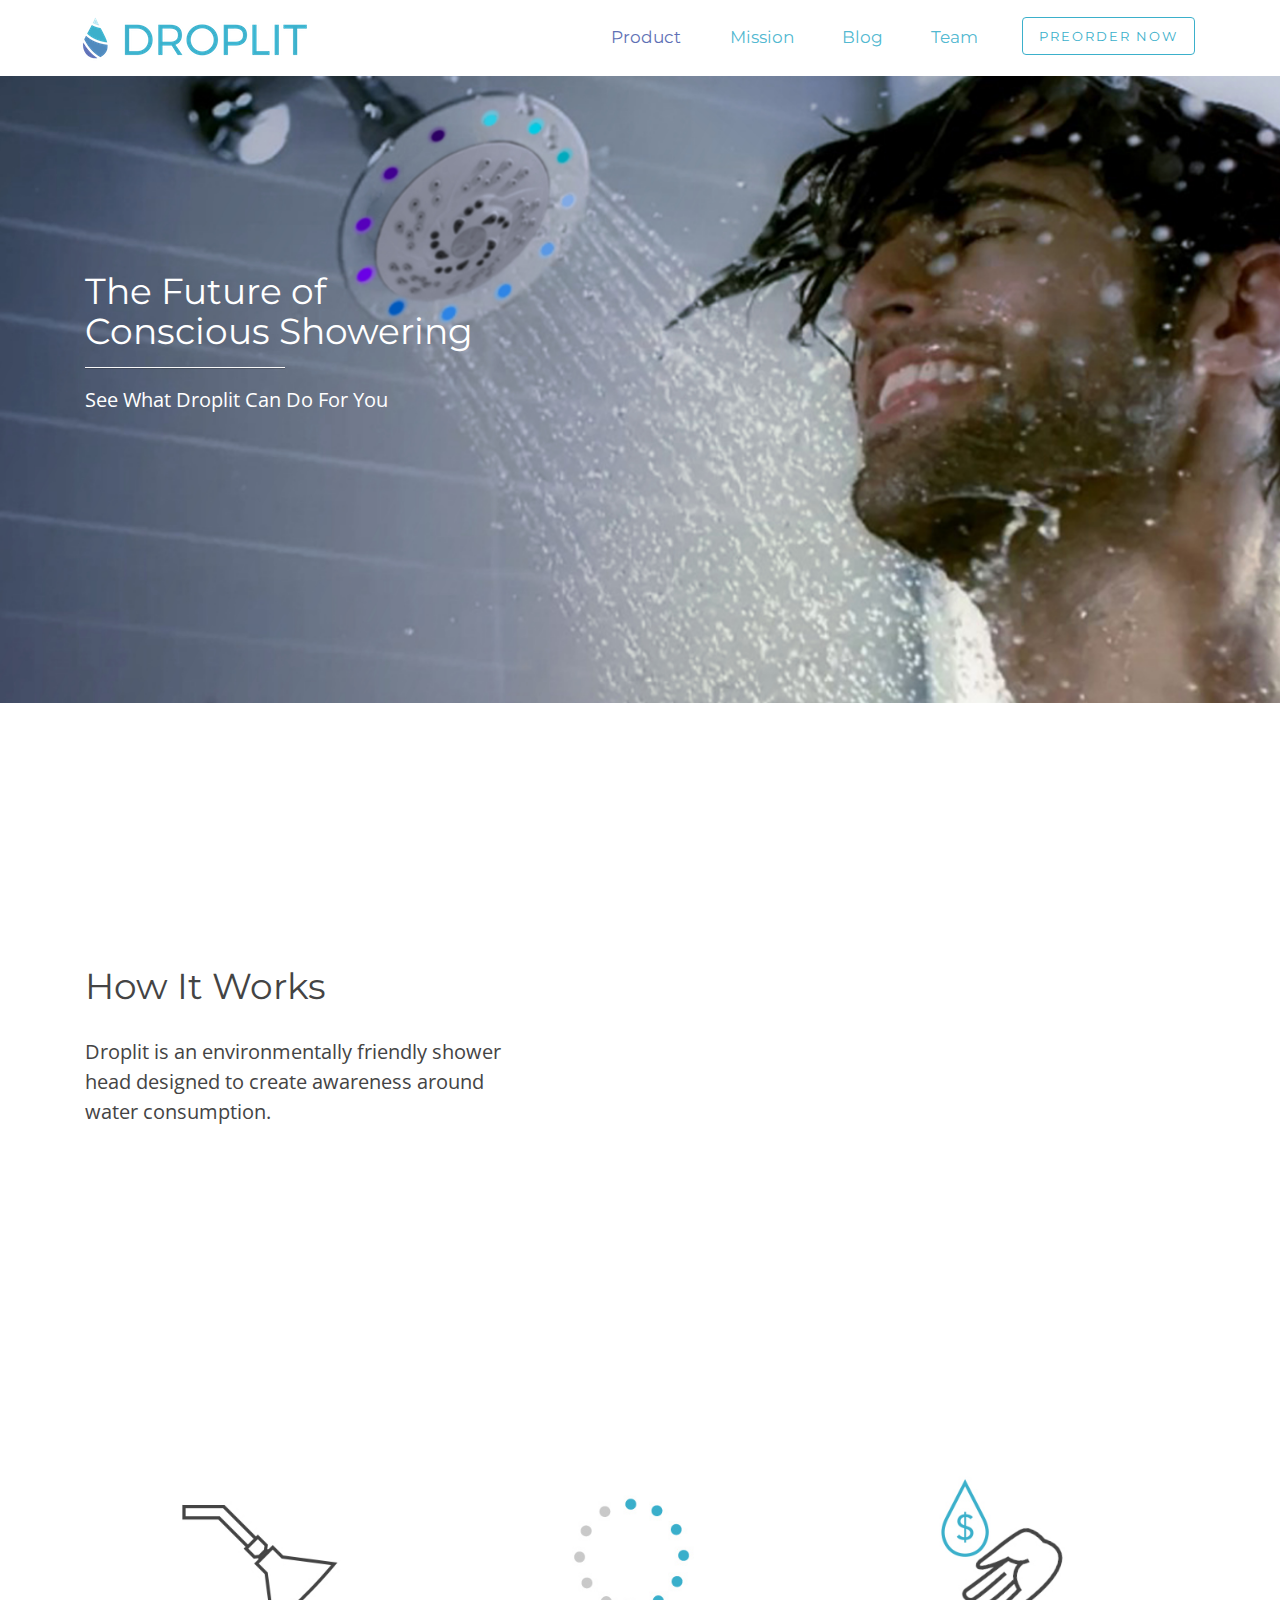
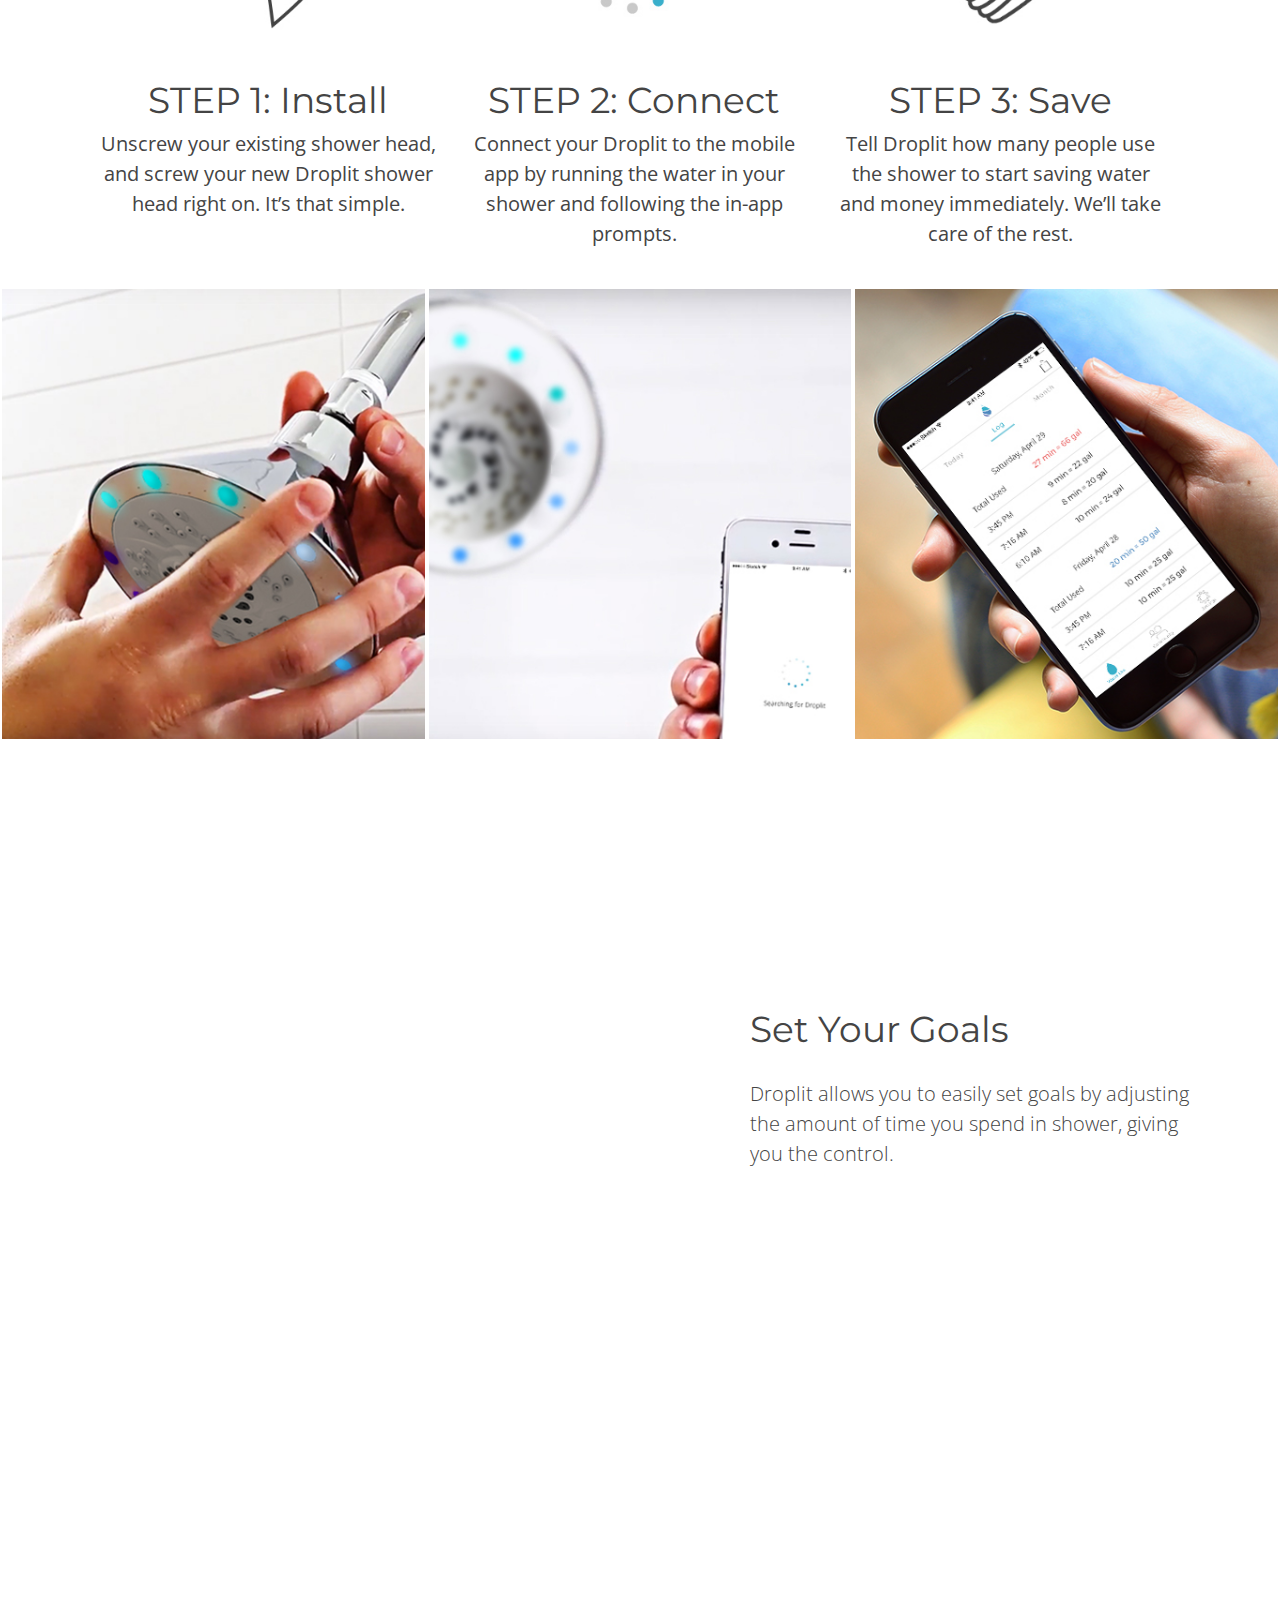
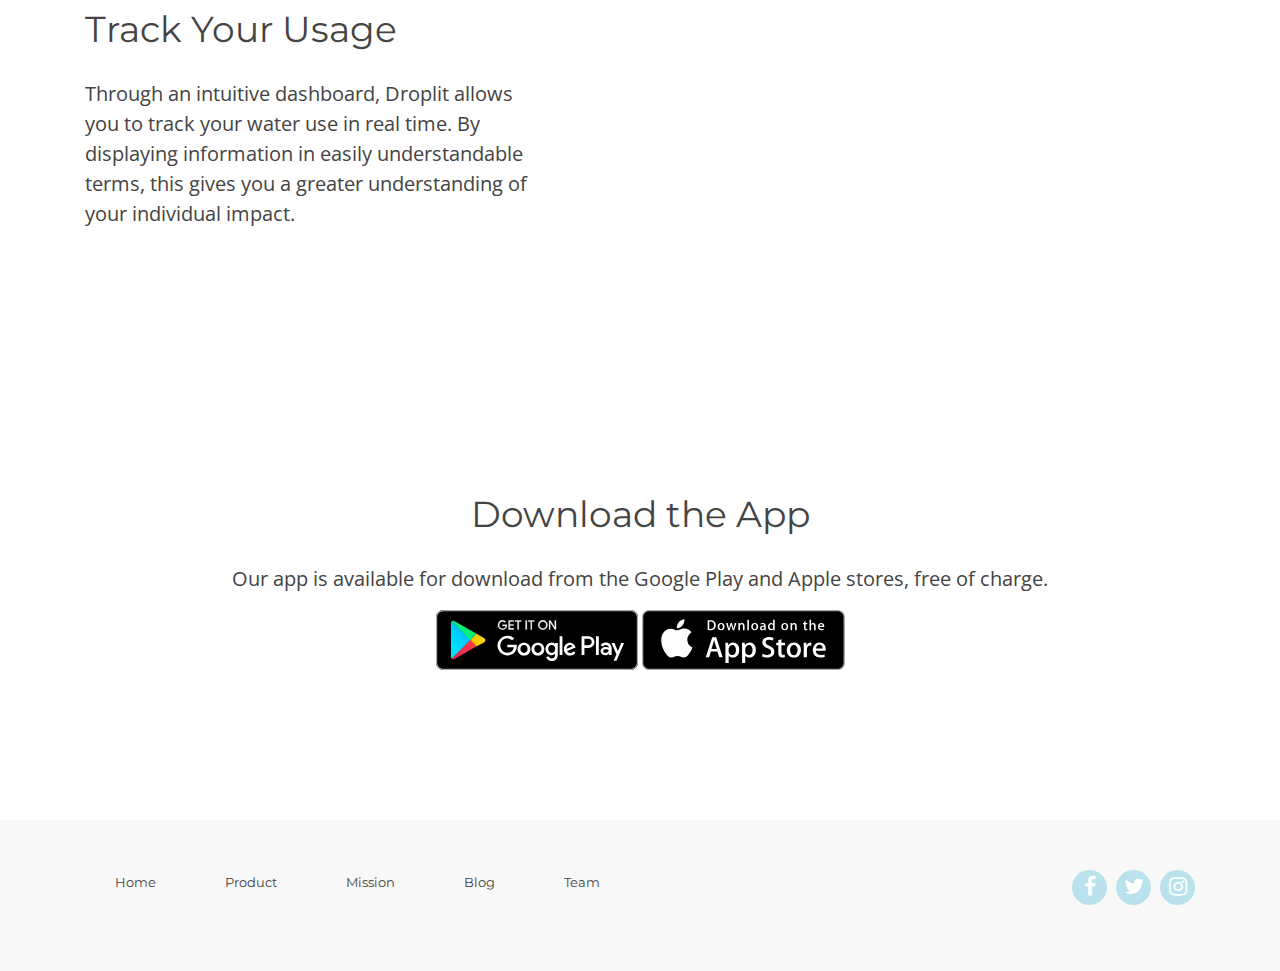
<file: product.html>
<!DOCTYPE html>
<html lang="en">

<head>

    <meta charset="utf-8">
    <meta name="viewport" content="width=device-width, initial-scale=1, shrink-to-fit=no">
    <meta name="description" content="">
    <meta name="author" content="">

    <title>Droplit | A sleek shower head with a conscience</title>

    <!-- Bootstrap core CSS -->
    <link href="vendor-product/bootstrap/css/bootstrap.min.css" rel="stylesheet">

    <!-- Custom styles for this template -->
    <link href="css/landing-page.css" rel="stylesheet">

    <!-- Custom fonts for this template -->
    <link href="vendor-product/font-awesome/css/font-awesome.min.css" rel="stylesheet" type="text/css">
    <link href="https://fonts.googleapis.com/css?family=Montserrat" rel="stylesheet" type="text/css">
    <link href="https://fonts.googleapis.com/css?family=Open+Sans" rel="stylesheet" type="text/css">

    <!-- Temporary navbar container fix -->
    <style>
    .navbar-toggler {
        z-index: 1;
    }

    @media (max-width: 576px) {
        nav > .container {
            width: 100%;
        }
    }
    </style>

</head>

<body>

    <!-- Navigation -->
    <nav class="navbar fixed-top navbar-toggleable-md navbar-light bg-faded">
         <button class="navbar-toggler navbar-toggler-right" type="button" data-toggle="collapse" data-target="#navbarExample" aria-controls="navbarExample" aria-expanded="false" aria-label="Toggle navigation">
             <span class="navbar-toggler-icon"></span>
         </button>
         <div class="container">
             <a class="navbar-brand" href="index.html"><img src="img/droplit-logo-hor-250.png"/></a>
             <div class="collapse navbar-collapse" id="navbarExample">
                 <ul class="navbar-nav ml-auto">
                     <li class="nav-item">
                         <a class="current-link" href="product.html">Product</a>
                     </li>
                     <li class="nav-item">
                         <a class="nav-link" href="why.html">Mission</a>
                     </li>
                     <li class="nav-item">
                         <a class="nav-link" href="blog.html">Blog</a>
                     </li>
                     <li class="nav-item">
                         <a class="nav-link" href="team.html">Team</a>
                     </li>
                     <li class="nav-item">
                       <a class="btn btn-secondary btn-med btn-nav center-block" data-toggle="modal" data-target="#squarespaceModal" style="cursor:pointer"><span class="network-name">Preorder Now</span></a>
                     </li>
                 </ul>
             </div>
         </div>
     </nav>

    <!-- Header -->
    <header class="intro-header product-hero">
        <div class="container">
            <div class="intro-message">
                <h2>The Future of Conscious Showering</h2>
                <hr align="left" class="intro-divider-product">
                <p>See What Droplit Can Do For You</p>
            </div>
        </div>
    </header>

  <!--  <div class="intro-header-product">
      <div class="col-md-4 blueSH"></div>
      <div class="col-md-4 redSH"></div>
      <div class="col-md-4 greenSH"></div>
    </div>-->

    <!-- Page Content -->
    <!--Section A - copy left, video right-->
    <section class="content-section-a">

        <div class="container">

            <div class="row">

                <div class="col-lg-5 vert-middle-product">

                    <div class="clearfix"></div>

                    <h2 class="section-heading">How It Works</h2>
                    <p>Droplit is an environmentally friendly shower head designed to create awareness around water consumption.</p>
                </div>
                <div class="col-lg-5 offset-lg-2">
                  <div role="banner">
                    <div id="product-video">
                      <video autoplay loop>
                        <source src="img/showerhead_animation.mp4" type="video/mp4">
                      </video>
                    </div>
                  </div>
                </div>
            </div>

        </div>
        <!-- /.container -->

    </section>

    <!-- Section B - 3 column features-->
    <div class="features-product">
      <div class="row">
        <div class="col-md-4">
          <img class="feature-icon" src="img/icon1.jpg"></img>
          <br></br>
          <h2>STEP 1: Install</h2>
          <p>Unscrew your existing shower head, and screw your new Droplit shower head right on. It’s that simple.</p>
          <br>
        </div>
        <div class="col-md-4">
          <img class="feature-icon" src="img/icon2.jpg"></img>
          <br></br>
          <h2>STEP 2: Connect</h2>
          <p>Connect your Droplit to the mobile app by running the water in your shower and following the in-app prompts.</p>
          <br>
        </div>
        <div class="col-md-4">
          <img class="feature-icon" src="img/icon3.jpg"></img>
          <br></br>
          <h2>STEP 3: Save</h2>
          <p>Tell Droplit how many people use the shower to start saving water and money immediately. We’ll take care of the rest.</p>
          <br>
        </div>
      </div>
    </div>

    <!--End of Section B-->

    <!-- Section C - two photos right next to each other -->
    <div class="body-product">
      <row>
        <div class="col-lg-4 col-sm-5 gal1"></div>
        <div class="col-lg-4 col-sm-6 gal2"></div>
        <div class="col-lg-4 col-sm-3 gal3"></div>
      </row>
    </div>

    <!-- End of section C-->

    <!-- Section D, copy right, video left-->

    <section class="content-section-b">

        <div class="container">

            <div class="row">
                <div class="col-lg-5 push-lg-7 vert-middle-product">

                    <div class="clearfix"></div>

                    <h2 class="section-heading">Set Your Goals</h2>
                    <p class="lead">Droplit allows you to easily set goals by adjusting the amount of time you spend in shower, giving you the control.</p>

                </div>
                <div class="col-lg-5 pull-lg-5">
                  <div role="banner">
                    <div id="product-video">
                      <video autoplay loop>
                        <source src="img/set-your-goal-web.mp4" type="video/mp4">
                      </video>
                    </div>
                  </div>
                </div>
            </div>

        </div>
        <!-- /.container -->

    </section>
    <!-- End of section D-->

<!-- Section E - copy left, video right-->
<section class="content-section-a">

    <div class="container">

        <div class="row">

            <div class="col-lg-5 vert-middle-product">

                <div class="clearfix"></div>

                <h2 class="section-heading">Track Your Usage</h2>
                <p>Through an intuitive dashboard, Droplit allows you to track your water use in real time. By displaying information in easily understandable terms, this gives you a greater understanding of your individual impact.</p>
            </div>
            <div class="col-lg-5 offset-lg-2">
              <div role="banner">
                <div id="product-video">
                  <video autoplay loop>
                    <source src="img/track-your-usage-web-v2a.mp4" type="video/mp4">
                  </video>
                </div>
              </div>
            </div>
        </div>

    </div>
    <!-- /.container -->

</section>
<!-- End of section E-->

<!--New Soc meds section-->
<section id="download" class="download text-center">
        <div class="container">
            <div class="row">
                <div class="col-lg-12">
                    <h2 class="section-heading">Download the App</h2>
                    <p>Our app is available for download from the Google Play and Apple stores, free of charge.</p>
                    <div class="badges">
                        <a class="badge-link" href="https://play.google.com/store?hl=en"><img src="img/google-play-badge.svg" alt=""></a>
                        <a class="badge-link" href="https://itunes.apple.com/app/apple-store/id375380948?mt=8"><img src="img/app-store-badge.svg" alt=""></a>
                    </div>
                </div>
            </div>
        </div>
    </section>

    <!-- Footer -->
    <footer>
        <div class="container">
          <div class="row">
            <div class="col-lg-7 col-sm-12">
              <ul class="list-inline">
                <li class="list-inline-item foot-menu">
                    <a href="index.html">Home</a>
                </li>

                <li class="list-inline-item foot-menu">
                    <a href="product.html">Product</a>
                </li>

                <li class="list-inline-item foot-menu">
                    <a href="why.html">Mission</a>
                </li>

                <li class="list-inline-item foot-menu">
                    <a href="blog.html">Blog</a>
                </li>

                <li class="list-inline-item foot-menu">
                    <a href="team.html">Team</a>
                </li>
            </ul>
          </div>

          <div class="col-lg-5 col-sm-12">
              <ul class="right-list">
                  <li class="list-inline-item">
                      <i class="fa fa-facebook fa-lg" aria-hidden="true"></i>
                  </li>
                  <li class="list-inline-item">
                      <i class="fa fa-twitter fa-lg" aria-hidden="true"></i>
                  </li>
                  <li class="list-inline-item">
                      <i class="fa fa-instagram fa-lg" aria-hidden="true"></i>
                  </li>
            </div>
          </div>

        </div>
    </footer>


    <!-- line modal -->
      <div class="modal fade" id="squarespaceModal" tabindex="-1" role="dialog" aria-labelledby="modalLabel" aria-hidden="true">
        <div class="modal-dialog">
          <div class="modal-content-2">
            <div class="modal-header">
              <h3 class="modal-title" id="lineModalLabel"><br>Thank you for your interest in Droplit!</h3>
              <button type="button" class="close" data-dismiss="modal"><span aria-hidden="true">×</span><span class="sr-only">Close</span></button>
            </div>
          <div class="modal-body">

                <!-- content goes here -->
          <form>
                  <div class="form-group">
                    <input type="email" class="form-control" id="exampleInputEmail1" placeholder="ENTER YOUR EMAIL">
                  </div>

                  <div class="checkbox">
                    <label>
                      <input type="checkbox">I also want to be signed up for Droplit's newsletter.
                    </label>
                  </div>
                  <button type="submit" data-dismiss="modal" role="button" class="btn btn-default btn-form">Submit</button>
                </form>

        </div>
      </div>

    <!-- Bootstrap core JavaScript -->
    <script src="vendor-product/jquery/jquery.min.js"></script>
    <script src="vendor-product/tether/tether.min.js"></script>
    <script src="vendor-product/bootstrap/js/bootstrap.min.js"></script>

    <!-- Google Analytics -->
        <script>
     (function(i,s,o,g,r,a,m){i['GoogleAnalyticsObject']=r;i[r]=i[r]||function(){
     (i[r].q=i[r].q||[]).push(arguments)},i[r].l=1*new Date();a=s.createElement(o),
     m=s.getElementsByTagName(o)[0];a.async=1;a.src=g;m.parentNode.insertBefore(a,m)
     })(window,document,'script','https://www.google-analytics.com/analytics.js','ga');

     ga('create', 'UA-98179679-1', 'auto');
     ga('send', 'pageview');

        </script>

</body>

</html>
</file>
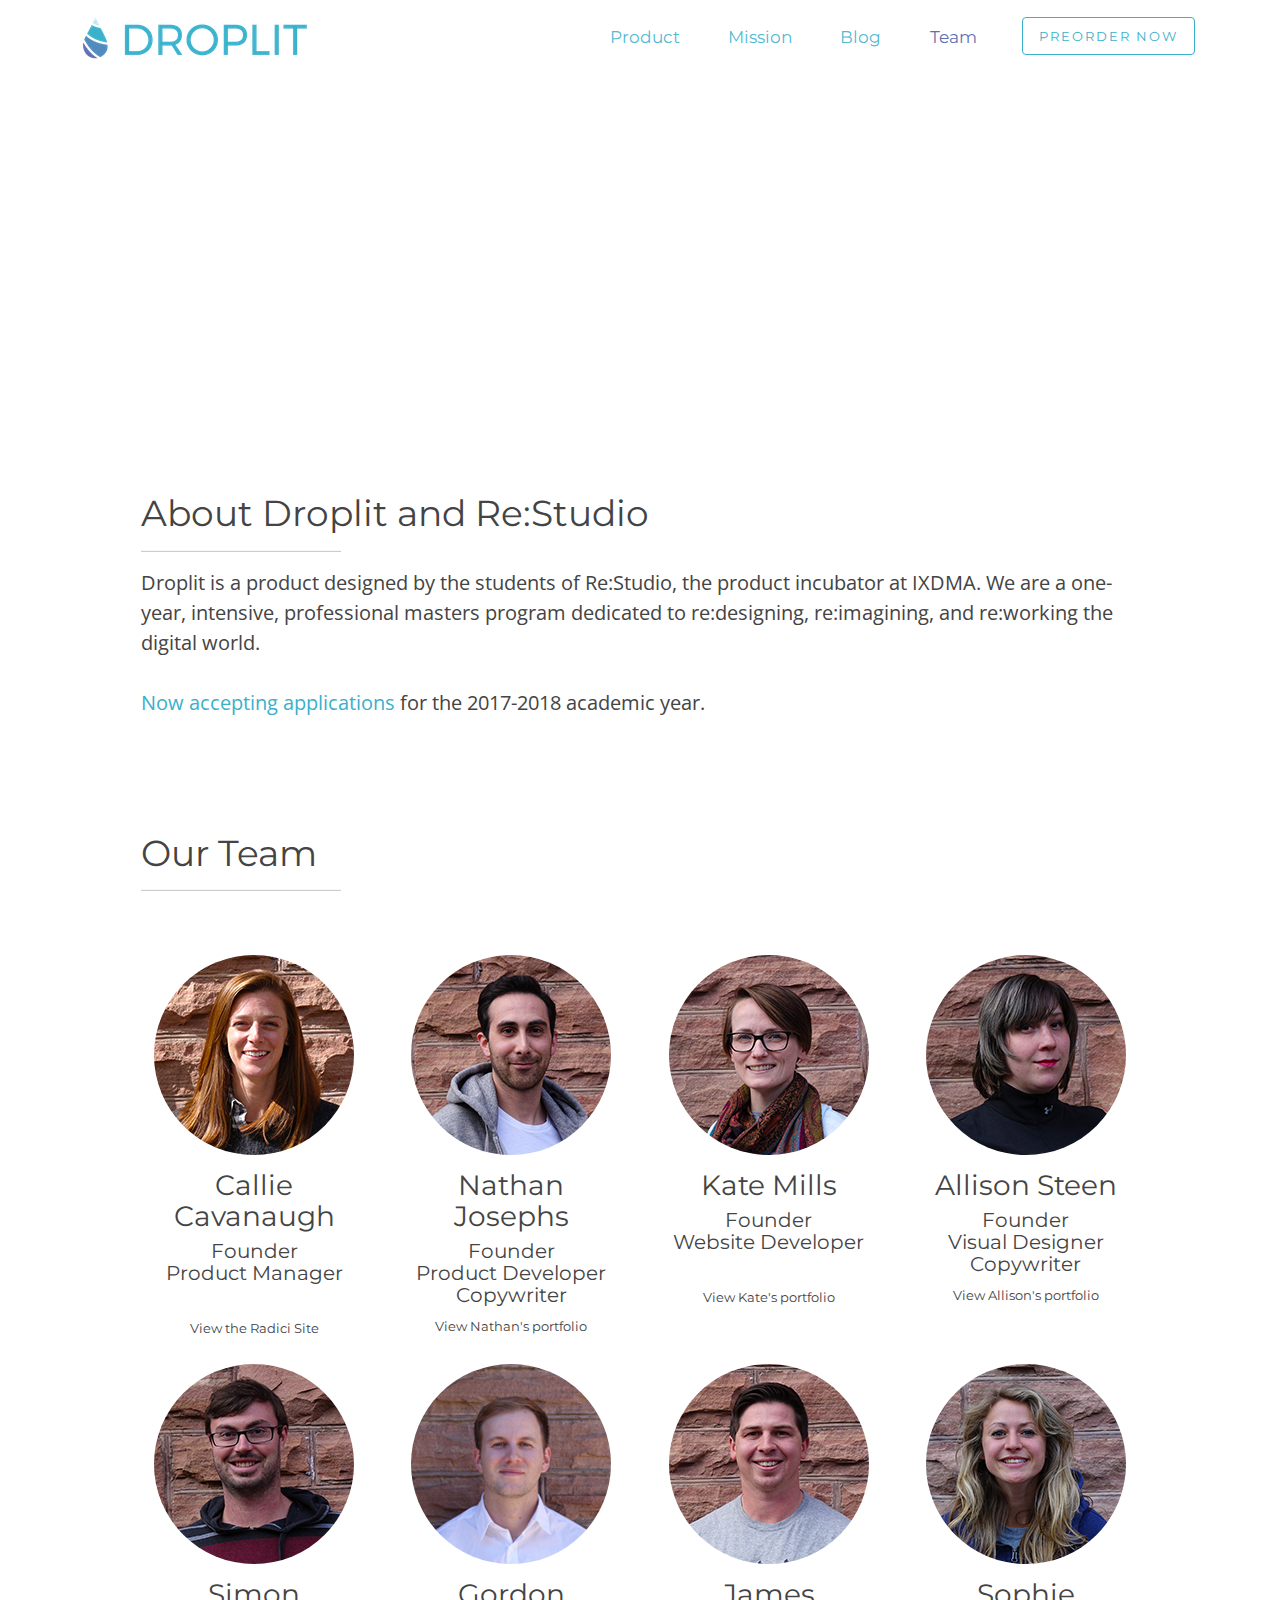
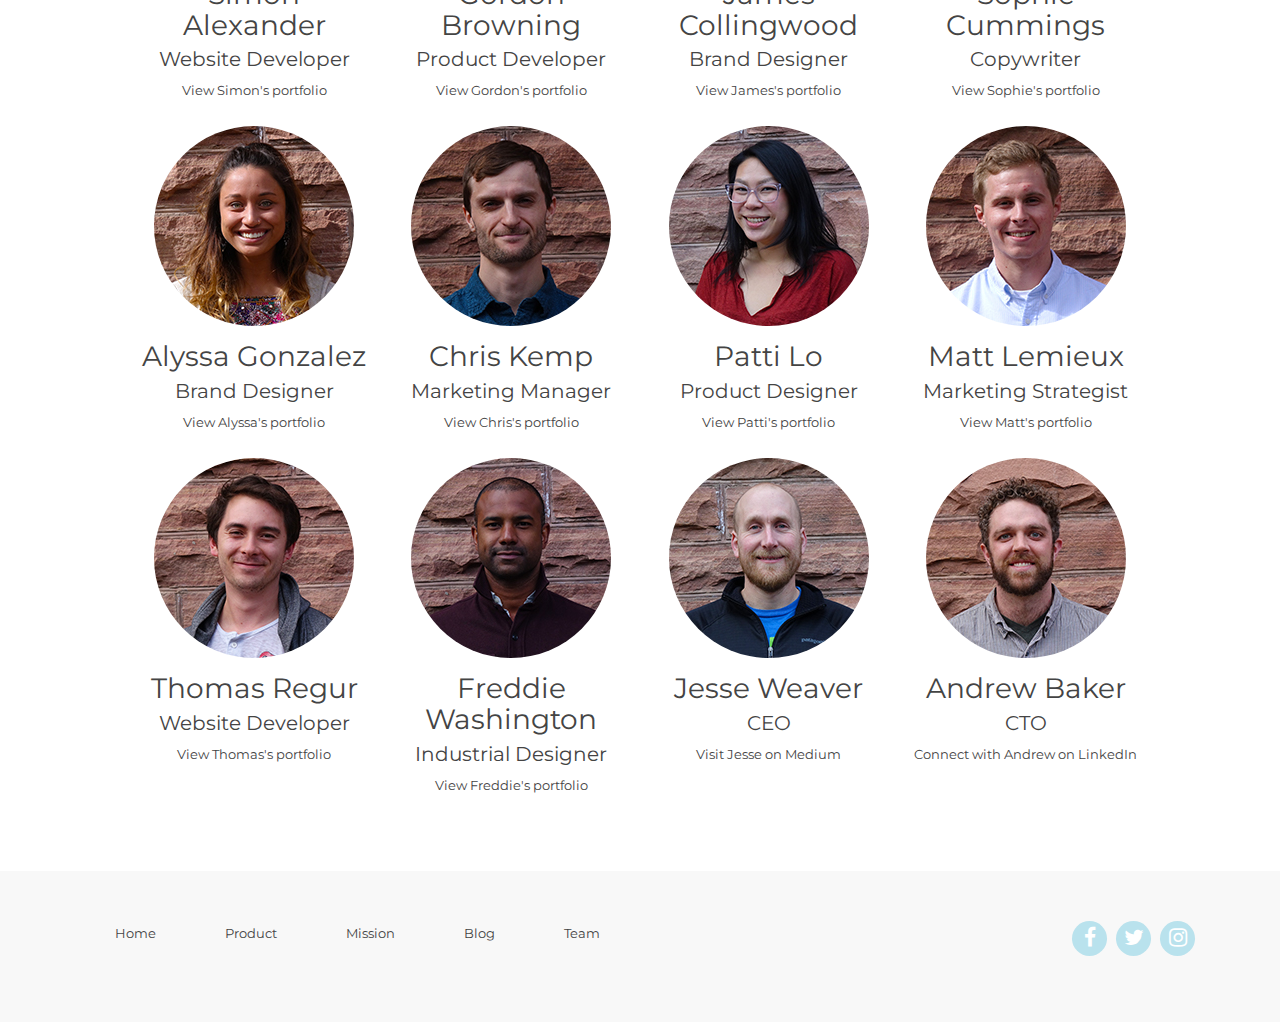
<file: team.html>
<!DOCTYPE html>
<html lang="en">

<head>

    <meta charset="utf-8">
    <meta name="viewport" content="width=device-width, initial-scale=1, shrink-to-fit=no">
    <meta name="description" content="">
    <meta name="author" content="">

    <title>The Droplit Team</title>

    <!-- Bootstrap core CSS -->
    <link href="vendor-product/bootstrap/css/bootstrap.min.css" rel="stylesheet">

    <!-- Custom styles for this template -->
    <link href="css/landing-page.css" rel="stylesheet">

    <!-- Custom fonts for this template -->
    <link href="vendor-product/font-awesome/css/font-awesome.min.css" rel="stylesheet" type="text/css">
    <link href="https://fonts.googleapis.com/css?family=Montserrat" rel="stylesheet" type="text/css">
    <link href="https://fonts.googleapis.com/css?family=Open+Sans" rel="stylesheet" type="text/css">

    <!-- Temporary navbar container fix -->
    <style>
    .navbar-toggler {
        z-index: 1;
    }

    @media (max-width: 576px) {
        nav > .container {
            width: 100%;
        }
    }
    /*body {
        padding-top: 54px;
    }

    @media (min-width: 992px) {
        body {
            padding-top: 56px;
        }*/
    }
    </style>

</head>

<body>

    <!-- Navigation -->
    <nav class="navbar fixed-top navbar-toggleable-md navbar-light bg-faded">
         <button class="navbar-toggler navbar-toggler-right" type="button" data-toggle="collapse" data-target="#navbarExample" aria-controls="navbarExample" aria-expanded="false" aria-label="Toggle navigation">
             <span class="navbar-toggler-icon"></span>
         </button>
         <div class="container">
             <a class="navbar-brand" href="index.html"><img src="img/droplit-logo-hor-250.png"/></a>
             <div class="collapse navbar-collapse" id="navbarExample">
                 <ul class="navbar-nav ml-auto">
                     <li class="nav-item">
                         <a class="nav-link" href="product.html">Product</a>
                     </li>
                     <li class="nav-item">
                         <a class="nav-link" href="why.html">Mission</a>
                     </li>
                     <li class="nav-item">
                         <a class="nav-link" href="blog.html">Blog</a>
                     </li>
                     <li class="nav-item">
                         <a class="current-link" href="team.html">Team</a>
                     </li>
                     <li class="nav-item">
                       <a class="btn btn-secondary btn-med btn-nav center-block" data-toggle="modal" data-target="#squarespaceModal" style="cursor:pointer"><span class="network-name">Preorder Now</span></a>
                     </li>
                 </ul>
             </div>
         </div>
     </nav>

    <!-- Header -->
    <header class="intro-header-team">
        <div class="container">
            <div class="no-message">

            </div>
        </div>
    </header>

    <!-- Page Content -->
    <!-- Page Content -->
    <div class="about-block">
        <!-- Introduction Row -->
        <h2>About Droplit and Re:Studio</h2>
        <hr align="left" class="intro-divider-product">
        <p>Droplit is a product designed by the students of Re:Studio, the product incubator at IXDMA. We are a one-year, intensive, professional masters program dedicated to re:designing, re:imagining, and re:working the digital world.<br><br><a class="apply" href="http://www.colorado.edu/cmci/academics/advertising-pr-and-media-design/graduate-degrees"> Now accepting applications</a> for the 2017-2018 academic year.</p>
    </div>
        <!-- Team Members Row -->
    <div class="team-block">
        <div class="row">
            <div class="col-lg-12">
                <h2>Our Team</h2>
                <hr align="left" class="intro-divider-product">
                <br></br>
            </div>
            <div class="col-lg-3 col-sm-4 text-center mb-4">
                <img class="rounded-circle img-fluid d-block mx-auto" src="img/team/callie.jpg" height="200px" width="200px" alt="">
                <h4>Callie Cavanaugh</h4>
                <h5>Founder<br>Product Manager</h5>
                <br>
                <a href="https://www.radici.design/">View the Radici Site</a>
            </div>
            <div class="col-lg-3 col-sm-4 text-center mb-4">
                <img class="rounded-circle img-fluid d-block mx-auto" src="img/team/nate.jpg" height="200px" width="200px" alt="">
                <h4>Nathan Josephs</h4>
                <h5>Founder<br>Product Developer Copywriter</h5>
                <a href="https://www.nathanjosephs.com">View Nathan's portfolio</a>
            </div>
            <div class="col-lg-3 col-sm-4 text-center mb-4">
                <img class="rounded-circle img-fluid d-block mx-auto" src="img/team/kate.jpg" height="200px" width="200px" alt="">
                <h4>Kate Mills</h4>
                <h5>Founder<br>Website Developer</h5>
                <br>
                <a href="https://www.katemills.co">View Kate's portfolio</a>
            </div>
            <div class="col-lg-3 col-sm-4 text-center mb-4">
                <img class="rounded-circle img-fluid d-block mx-auto" src="img/team/alli.jpg" height="200px" width="200px" alt="">
                <h4>Allison Steen</h4>
                <h5>Founder<br>Visual Designer Copywriter</h5>
                <a href="https://www.alxns.com">View Allison's portfolio</a>
            </div>
            <div class="col-lg-3 col-sm-4 text-center mb-4">
                <img class="rounded-circle img-fluid d-block mx-auto" src="img/team/simon.jpg" height="200px" width="200px" alt="">
                <h4>Simon Alexander</h4>
                <h5>Website Developer</h5>
                <a href="https://www.simonalexander.me">View Simon's portfolio</a>
            </div>
            <div class="col-lg-3 col-sm-4 text-center mb-4">
                <img class="rounded-circle img-fluid d-block mx-auto" src="img/team/gordon.jpg" height="200px" width="200px" alt="">
                <h4>Gordon Browning</h4>
                <h5>Product Developer</h5>
                <a href="https://www.gordon-browning.com">View Gordon's portfolio</a>
            </div>
            <div class="col-lg-3 col-sm-4 text-center mb-4">
                <img class="rounded-circle d-block mx-auto" src="img/team/james.jpg" height="200px" width="200px" alt="">
                <h4>James Collingwood</h4>
                <h5>Brand Designer</h5>
                <a href="https://www.jamescollingwood.com">View James's portfolio</a>
            </div>
            <div class="col-lg-3 col-sm-4 text-center mb-4">
                <img class="rounded-circle img-fluid d-block mx-auto" src="img/team/sophie.jpg" height="200px" width="200px" alt="">
                <h4>Sophie Cummings</h4>
                <h5>Copywriter</h5>
                <a href="https://www.sophcummings.com">View Sophie's portfolio</a>
            </div>
            <div class="col-lg-3 col-sm-4 text-center mb-4">
                <img class="rounded-circle img-fluid d-block mx-auto" src=" img/team/alyssa.jpg" height="200px" width="200px" alt="">
                <h4>Alyssa Gonzalez</h4>
                <h5>Brand Designer</h5>
                <a href="https://www.alyssa-gonzalez.com">View Alyssa's portfolio</a>
            </div>
            <div class="col-lg-3 col-sm-4 text-center mb-4">
                <img class="rounded-circle img-fluid d-block mx-auto" src="img/team/chris.jpg" height="200px" width="200px" alt="">
                <h4>Chris Kemp</h4>
                <h5>Marketing Manager</h5>
                <a href="https://www.chrisrkemp.com">View Chris's portfolio</a>
            </div>
            <div class="col-lg-3 col-sm-4 text-center mb-4">
                <img class="rounded-circle img-fluid d-block mx-auto" src="img/team/patti.jpg" height="200px" width="200px" alt="">
                <h4>Patti Lo</h4>
                <h5>Product Designer</h5>
                <a href="https://www.pattilo">View Patti's portfolio</a>
            </div>
            <div class="col-lg-3 col-sm-4 text-center mb-4">
                <img class="rounded-circle img-fluid d-block mx-auto" src="img/team/matt.jpg" height="200px" width="200px" alt="">
                <h4>Matt Lemieux</h4>
                <h5>Marketing Strategist</h5>
                <a href="https://www.mattlemieux.co">View Matt's portfolio</a>
            </div>
            <div class="col-lg-3 col-sm-4 text-center mb-4">
                <img class="rounded-circle img-fluid d-block mx-auto" src="img/team/thomas.jpg" height="200px" width="200px" alt="">
                <h4>Thomas Regur</h4>
                <h5>Website Developer</h5>
                <a href="https://www.thomasregur.com">View Thomas's portfolio</a>
            </div>
            <div class="col-lg-3 col-sm-4 text-center mb-4">
                <img class="rounded-circle img-fluid d-block mx-auto" src="img/team/freddie.jpg" height="200px" width="200px" alt="">
                <h4>Freddie Washington</h4>
                <h5>Industrial Designer</h5>
                <a href="https://freddiewashington.myportfolio.com/">View Freddie's portfolio</a>
            </div>
            <div class="col-lg-3 col-sm-4 text-center mb-4">
                <img class="rounded-circle img-fluid d-block mx-auto" src="img/team/jesse.jpg" height="200px" width="200px" alt="">
                <h4>Jesse Weaver</h4>
                <h5>CEO</h5>
                <a href="https://medium.com/@hairyelefante">Visit Jesse on Medium</a>
            </div>
            <div class="col-lg-3 col-sm-4 text-center mb-4">
                <img class="rounded-circle img-fluid d-block mx-auto" src="img/team/andrew.jpg" height="200px" width="200px" alt="">
                <h4>Andrew Baker</h4>
                <h5>CTO</h5>
                <a href="https://www.linkedin.com/in/andrew-baker-37254925/">Connect with Andrew on LinkedIn</a>
            </div>
        </div>

    </div>
    <!-- /.container -->


    <!-- Footer -->
    <footer>
        <div class="container">
          <div class="row">
            <div class="col-lg-7 col-sm-12">
              <ul class="list-inline">
                <li class="list-inline-item foot-menu">
                    <a href="index.html">Home</a>
                </li>

                <li class="list-inline-item foot-menu">
                    <a href="product.html">Product</a>
                </li>

                <li class="list-inline-item foot-menu">
                    <a href="why.html">Mission</a>
                </li>

                <li class="list-inline-item foot-menu">
                    <a href="blog.html">Blog</a>
                </li>

                <li class="list-inline-item foot-menu">
                    <a href="team.html">Team</a>
                </li>
            </ul>
          </div>

          <div class="col-lg-5 col-sm-12">
              <ul class="right-list">
                  <li class="list-inline-item">
                      <i class="fa fa-facebook fa-lg" aria-hidden="true"></i>
                  </li>
                  <li class="list-inline-item">
                      <i class="fa fa-twitter fa-lg" aria-hidden="true"></i>
                  </li>
                  <li class="list-inline-item">
                      <i class="fa fa-instagram fa-lg" aria-hidden="true"></i>
                  </li>
            </div>
          </div>

        </div>
    </footer>


    <!-- line modal -->
      <div class="modal fade" id="squarespaceModal" tabindex="-1" role="dialog" aria-labelledby="modalLabel" aria-hidden="true">
        <div class="modal-dialog">
          <div class="modal-content-2">
            <div class="modal-header">
              <h3 class="modal-title" id="lineModalLabel"><br>Thank you for your interest in Droplit!</h3>
              <button type="button" class="close" data-dismiss="modal"><span aria-hidden="true">×</span><span class="sr-only">Close</span></button>
            </div>
          <div class="modal-body">

                <!-- content goes here -->
          <form>
                  <div class="form-group">
                    <input type="email" class="form-control" id="exampleInputEmail1" placeholder="ENTER YOUR EMAIL">
                  </div>

                  <div class="checkbox">
                    <label>
                      <input type="checkbox">I also want to be signed up for Droplit's newsletter.
                    </label>
                  </div>
                  <button type="submit" data-dismiss="modal" role="button" class="btn btn-default btn-form">Submit</button>
                </form>

        </div>
      </div>

    <!-- Bootstrap core JavaScript -->
    <script src="vendor-product/jquery/jquery.min.js"></script>
    <script src="vendor-product/tether/tether.min.js"></script>
    <script src="vendor-product/bootstrap/js/bootstrap.min.js"></script>

    <!-- Google Analytics -->
        <script>
     (function(i,s,o,g,r,a,m){i['GoogleAnalyticsObject']=r;i[r]=i[r]||function(){
     (i[r].q=i[r].q||[]).push(arguments)},i[r].l=1*new Date();a=s.createElement(o),
     m=s.getElementsByTagName(o)[0];a.async=1;a.src=g;m.parentNode.insertBefore(a,m)
     })(window,document,'script','https://www.google-analytics.com/analytics.js','ga');

     ga('create', 'UA-98179679-1', 'auto');
     ga('send', 'pageview');

        </script>

</body>

</html>
</file>
<file: css/landing-page.css>
/*!
 * Start Bootstrap - Landing Page (http://startbootstrap.com/template-overviews/landing-page)
 * Copyright 2013-2017 Start Bootstrap
 * Licensed under MIT (https://github.com/BlackrockDigital/startbootstrap-landing-page/blob/master/LICENSE)
 */

body,
html {
    width: 100%;
    height: 100%;
}

body,
h1,
h2,
h3,
h4,
h5,
h6 {
    font-family:  "Montserrat", Helvetica, Arial, sans-serif;
    font-weight: 400;
    color: #444444;
}

h1 {
  font-size: 64px;
}

h2 {
  font-size: 36px;
}

h3 {
  font-size: 20px;
  text-transform: uppercase;
}

p {
  font-family:  "Open Sans", Helvetica, Arial, sans-serif;
  font-size: 20px;
  color: #444444;
}

.intro-header {
    padding-top: 50px;
    padding-bottom: 50px;
    text-align: left;
    color: #f8f8f8;
}

.intro-message {
    position: relative;
    width: 35%;
    padding-top: 20%;
    padding-bottom: 20%;
}

.no-message {
    position: relative;
    padding-top: 25%;
    padding-bottom: 15%;
}

.intro-divider {
    width: 400px;
    border-top: 1px solid #f8f8f8;
    border-bottom: 1px solid rgba(0, 0, 0, 0.2);
}


@media(max-width:767px) {
    .intro-message {
        padding-bottom: 15%;
    }

    ul.intro-social-buttons > li {
        display: block;
        margin-bottom: 20px;
        padding: 0;
    }
    ul.intro-social-buttons > li:last-child {
        margin-bottom: 0;
    }
    .intro-divider {
        width: 100%;
    }
}

.network-name {
    text-transform: uppercase;
    font-size: 12px;
    font-weight: 400;
    letter-spacing: 2px;
}

.content-section-a {
    padding: 150px 0 0 0;

}

.content-section-b {
    padding: 150px 0 0 0;
}

.vert-middle {
  padding-top: 5%;
}

.vert-middle-product {
  padding-top: 10%;
}

.mission-page {
  padding-bottom: 150px;
}

.app-pic {
  margin-top: -30px;
}

.section-heading {
    margin-bottom: 30px;
}

.section-heading-spacer {
    float: left;
    width: 200px;
    border-top: 3px solid #e7e7e7;
}

.banner {
    padding: 100px 0;
    color: #f8f8f8;
    background: url(../img/banner-bg.jpg) no-repeat center center;
    background-size: cover;
}

.banner h2 {
    margin: 0;
    text-shadow: 2px 2px 3px rgba(0, 0, 0, 0.6);
    font-size: 3em;
}

.banner ul {
    margin-bottom: 0;
}

.banner-social-buttons {
    float: right;
    margin-top: 0;
}

@media(max-width:1199px) {
    ul.banner-social-buttons {
        float: left;
        margin-top: 15px;
    }
}

@media(max-width:767px) {
    .banner h2 {
        margin: 0;
        text-shadow: 2px 2px 3px rgba(0, 0, 0, 0.6);
        font-size: 3em;
    }
    ul.banner-social-buttons > li {
        display: block;
        margin-bottom: 20px;
        padding: 0;
    }
    ul.banner-social-buttons > li:last-child {
        margin-bottom: 0;
    }
}

footer {
    padding: 50px 0;
    background-color: #f8f8f8;
}

p.copyright {
    margin: 15px 0 0;
}


/* Kate's custom CSS */
.navbar-brand {
  margin-left: -15px
}

.intro-message > h2, .intro-message > p {
  color: White;
}

.hero-message > h2, .hero-message > p {
  color: rgba(59,176,203, .9);
}

  .container-product {
    width:50%;
    display: inline-block;
  }

  .body-product {
      position: relative;
      text-align:center;
  }

  .second-message-product {
      padding-top: 100px;
      padding-bottom: 100px;
      text-align: center;
      position: relative;
  }

  .intro-divider-product {
      width: 200px;
      border-top: 1px solid #f8f8f8;
      border-bottom: 1px solid rgba(0, 0, 0, 0.2);
  }

  .gal1 {
      background: url(../img/gal1.jpg) no-repeat center center;
      position: relative;
      display: inline-block;
      background-size: cover;
      height: 450px;
  }

  .gal2 {
      background: url(../img/gal2.jpg) no-repeat center center;
      position: relative;
      display: inline-block;
      background-size: cover;
      height: 450px;
  }

  .gal3 {
      background: url(../img/gal3.jpg) no-repeat center center;
      position: relative;
      display: inline-block;
      background-size: cover;
      height: 450px;
  }

  .infographic {
      background: url(../img/mission_infographic.jpg) no-repeat center center;
      position: relative;
      background-size: auto;
      height: 580px;
  }

  .banner-product {
      padding: 100px 0;
      color: #f8f8f8;
      background: #3366cc;
      background-size: cover;
  }

.testimonial-message-product {
    padding-top: 150px;
    padding-bottom: 150px;
    text-align: center;
    position: relative;
    background-color: #f8f8f8;
    border: 1px Solid Grey;
  }

.container-testimonial {
  text-align: left;
  width: 20%;
  min-width: 300px;
  margin: 0 auto;
}

.container-testimonial > h1 {
  display: inline;
  margin: 0;
  text-shadow: 2px 2px 3px rgba(0, 0, 0, 0.6);
  }

  .container-testimonial > h3 {
    display: inline;
  }

  .container-testimonial > h5 {
    text-align: right;
    font-style: italic;
  }

  .features-product {
    text-align: center;
    padding: 150px 100px 0  100px;
  }

  .feature-icon {
    width: 200px;
    height: 200px;
  }

  .btn-body {
    width: 175px;
  }

  .btn-WP {
    width: 230px;
  }

  .btn-name {
    font-size: 17px;
  }

  .WP-name {
    font-size: 15px;
  }

  placeholder {
    font-family: "Montserrat", Helvetica, sans-serif;
  }

/* for download app module - from new-age bootstrap template*/
/*section {
  padding: 100px 0;
}
section h2 {
  font-size: 50px;
}*/
section.download {
  padding: 150px 0;
  position: relative;
}
/*section.download h2 {
  margin-top: 0;
  font-size: 50px;
}*/
section.download .badges .badge-link {
  display: block;
  margin-bottom: 25px;
}
section.download .badges .badge-link:last-child {
  margin-bottom: 0;
}
section.download .badges .badge-link img {
  height: 60px;
}
@media (min-width: 768px) {
  section.download .badges .badge-link {
    display: inline-block;
    margin-bottom: 0;
  }
}
/*@media (min-width: 768px) {
  section.download h2 {
    font-size: 70px;
  }
}*/

section.features .section-heading {
  margin-bottom: 100px;
}
section.features .section-heading h2 {
  margin-top: 0;
}
section.features .section-heading p {
  margin-bottom: 0;
}

  /* Kate's Team Page Custom CSS*/

  .about-block, .team-block {
    padding: 50px 11%;
  }

  .intro-header-team {
    background: url(https://cdn-images-1.medium.com/max/600/1*QXbsXoFNyj5SQT4D6TdLpA@2x.png) no-repeat center center;
  }

  .apply {
    font-size: 20px;
    font-family:  "Open Sans", Helvetica, Arial, sans-serif;
    font-weight: 400;
    color: #3BB0CB;
  }

  .apply:hover {
    color: #B9E2ED;
    font-size: 20px;
    font-family:  "Open Sans", Helvetica, Arial, sans-serif;
    font-weight: 400;
  }

  h4 {
    font-size: 28px;
    margin-top: 15px;
    text-align: center;
  }

    /* Kate's Home Page Custom CSS*/
  /*for nav*/
  .btn-nav {
    margin-left: 20px;
  }

  .network-name {
    font-size: 13px;
  }

  .btn-nav:hover {
    font-size: 1rem;
  }

  .current-link {
    color: #5E70B5;
    font-size: 17px;
    display: inline-block;
    padding: .45em 1.5rem 0 1.5rem;
    text-decoration: none;
    border: 1px solid transparent;
    border-radius: .25rem;
    cursor: default;
  }

  .current-link:focus,
  .current-link:hover {
      color: rgba(185,226,237, .9);
      font-size:17px
  }
/*for form*/
/*  .center {
    margin-top:50px;
}*/

.modal-header {
	padding-bottom: 5px;
}


.modal-footer .btn-group button {
	height:40px;
	border-top-left-radius : 0;
	border-top-right-radius : 0;
	border: none;
	border-right: 1px solid #ddd;
}

.modal-footer .btn-group:last-child > button {
	border-right: 0;
}

button.close {
  margin-top: -2em;
}

.btn-form {
  margin-top: 3em;
}

.modal-title {
  text-transform: none;
  margin: 0 auto;
}

  /*Add the below transitions to allow a smooth color change similar to lyft*/
  .navbar {
      -webkit-transition: all 0.6s ease-out;
      -moz-transition: all 0.6s ease-out;
      -o-transition: all 0.6s ease-out;
      -ms-transition: all 0.6s ease-out;
      transition: all 0.6s ease-out;
  }

  .navbar.scrolled {
      background: rgb(247,247,247); //
      background: rgba(247,247,247,.8); //NON-IE
  }

/*for footer*/
.right-list {
  display: inline;
  float: right;
}

.fa-facebook, .fa-twitter, .fa-instagram {
  text-align: center;
  color: White;
  background-color: #B9E2ED;
  width: 35px;
  height: 35px;
  border-radius: 50%;
  padding-top: 9px;
}

.foot-menu {
  padding: 0 30px;
}


  /*Simon added*/
  .intro-header {
      padding-top: 50px;
      padding-bottom: 50px;
      color: #f8f8f8;
  }

  .home-hero {
    background: url(../img/productpage_hero.jpg) no-repeat center center;
    background-size: cover;
  }

  .product-hero {
    background: url(../img/homepage_hero_3.jpg) no-repeat center center;
    background-size: cover;
  }

  .mission-hero {
    background: url(../img/mission_hero.jpg) no-repeat center center;
    background-size: cover;
  }
  .blog-hero {
    background: url(../img/blog.jpg) no-repeat center center;
  }

  .intro-header-1 {
    padding-top: 150px;
    padding-bottom: 150px;
    color: #000000;

  }
  .intro-header-2 {
    padding-top: 200px;
    padding-bottom: 200px;
    color: #000000;
  }
  .intro-header-3 {
      padding-top: 200px;
      padding-bottom: 200px;
      color: #000000;
  }
  .intro-header-4 {
      padding-top: 150px;
      padding-bottom: 150px;
  }
  .intro-header-5 {
      padding-top: 50px;
      padding-bottom: 50px;
      color: #000000;
  }

  /* Thomas' CSS*/
/*.intro-header-why {
    padding-top: 50px;
    padding-bottom: 50px;
    text-align: center;
    color: #f8f8f8;
    background: url("https://media0.giphy.com/media/13JHOHY8NoO8Bq/giphy.gif") no-repeat center center;
    background-size: cover;
}

.row-why{
    background: url("http://meche.mit.edu/sites/default/files/styles/hero/public/slides/Research%20Oceans.jpg?itok=okSrE16D") no-repeat center center;
    background-size: cover;
    min-width: 300px;
    color: #f8f8f8;
    padding-top: 200px;
    padding-bottom: 200px;
    text-align: center;
    position: relative;


}

row.no-gutters {
  margin-right: 0;
  margin-left: 0;
}

.row.no-gutters > [class^="col-"],
.row.no-gutters > [class*=" col-"] {
  padding-right: 0;
  padding-left: 0;
}

.container-text {
    padding: 100px;
}*/


/*for mobile*/


@media only screen and (max-width: 768px) {
  .navbar {
      background: rgb(247,247,247); //
      background: rgba(247,247,247,.8); //NON-IE}

  .navbar-brand {
    padding: 0;
  }

  .navbar-brand > img {
    width: 80%;
  }

  .btn-nav {
    margin: 10px auto;
  }

  .navbar-nav, .navbar-link {
    text-align: center;
  }

  .right-list {
    float: none;
  }

  .container-product {
    width: 80%;
}

  .second-message-product {
    padding-top: 75px;
    padding-bottom: 75px;
}

  .about-block, .team-block {
    padding: 5%;
  }

  .intro-header-team {
    padding: 40% 0;
  }

  .intro-header-4 {
    padding-top: 75px;
    padding-bottom: 75px;
  }

  .features-product {
    padding: 75px;
  }

  .content-section-b, .content-section-a, section.download {
    padding: 25px 0 0 0;
  }

  .intro-header-team {
    padding: 10% 0;
  }

  h1 {
    font-size: 36px;
  }

  h2 {
    font-size: 28px;
  }

  h3 {
    font-size: 18px;
    text-transform: uppercase;
  }

  p {
    font-size: 16px;
  }

  .intro-message {
    margin-left: -10%;
  }

}

@media only screen and (max-width: 615px) {
  .intro-message {
    margin-left: -5%;
  }
}

@media only screen and (max-width: 576px) {
  .intro-message {
    margin-left: -3%;
  }

  .home-hero {
    background-size: 120%;
    background-position: right;
    padding-bottom: 0;
    overflow: hidden;
  }

  .intro-divider-product {
    width: 80%;
  }

  h1 {
    font-size: 28px;
  }

  h2 {
    font-size: 24px;
  }

  h3 {
    font-size: 24px;
    text-transform: uppercase;
  }

  p {
    font-size: 16px;
  }

  .fa-5x {
    font-size: 10px;
  }

  .btn-name {
    font-size: 14px;
  }

  .btn-body {
    width: 150px;
  }
}

/*for copy and image stacking at smaller screen*/

@media only screen and (max-width: 1000px) {
  .img-fluid {
    margin-top: 5%;
  }
  .app-pic {
    margin-left: -5.5em;
  }

}

/*Simon Added #2*/


section[role="banner"] {
  position: relative;
  width: 100%;
}

.home-video {
  position: relative;
  width: 100%;
}
#wrapper-video {
  width: 100%;
  overflow: hidden;
  display: block;
  height: 30em;
  z-index: 1;
}
#wrapper-video video {
  position: relative;
  top: 0;
  left: 0;
  right: 0;
  bottom: 0;
  margin: auto;
  width: 100%;
  min-width: 50%;
  min-height: 20%;
}

#product-video video {
    position: relative;
    top: 0;
    left: 0;
    right: 0;
    bottom: 0;
    margin: auto;
    width: 100%;
    min-width: 50%;
    min-height: 50%;
}

.counter {
  background-color: #ffffff;
  border-radius: 5px;
}
.count-title {
  font-size: 40px;
  font-weight: normal;
  margin-top: 10px;
  margin-bottom: 0;
  text-align: center;
}
.count-text {
  font-size: 13px;
  font-weight: normal;
  margin-top: 10px;
  margin-bottom: 0;
  text-align: center;
}
.fa-5x {
  margin: 0 auto;
  float: none;
  display: table;
  color: #4ad1e5; }

  .overlay-desc {
    background: rgba(0,0,0,0);
    position: absolute;
    top: 0; right: 0; bottom: 0; left: 0;
    display: flex;
    flex-direction: column;
    align-items: center;
    align-content: center;
    justify-content: center;
    z-index: 100;
  }

  .overlay-desc > h2, .overlay-desc > h1, .overlay-desc > h3 {
    color: White;
    text-align: center;
  }

  @media only screen and (max-width: 660px) {
    .fa-5x {
      font-size: 3em;
    }

    .water {
      height: 100%;
    }

  }

  /*.overlay-desc > i {
    margin-left: 48%;
  }*/

  /*Blog page*/

  .previews {
    padding-top: 100px;
  }

  .preview-sep {
    margin-top: 40px;
    margin-bottom: 40px;
    border-top: 1px solid #f8f8f8;
    border-bottom: 1px solid rgba(0, 0, 0, 0.2);
  }

.blog1 {
  font-size: 36px;
}

.post-title > a {
    font-size: 36px;
  }

.post-title > a:hover {
    color: #B9E2ED;
    text-decoration: none;
    font-size: 36px;
  }

  /*converted css for map*/

  /* Breakpoints
  // ========================================================================== */
  /* 320px */
  /* 480px */
  /* 599px */
  /* 600px */
  /* 768px */
  /* 967px */
  /* 960px */
  /* 1400px */
  /* Colors
  // ========================================================================== */
  /* Convert px to ems
  // ========================================================================== */
  /* Mixins
  // ========================================================================== */
  /* Media Query Watcher
  // ========================================================================== */
  #getActiveMQ-watcher {
    font-family: "break-0";
  }
  @media (min-width: 20em) {
    #getActiveMQ-watcher {
      font-family: "break-1";
    }
  }
  @media (min-width: 30em) {
    #getActiveMQ-watcher {
      font-family: "break-2";
    }
  }
  @media (min-width: 37.5em) {
    #getActiveMQ-watcher {
      font-family: "break-3";
    }
  }
  @media (min-width: 48em) {
    #getActiveMQ-watcher {
      font-family: "break-4";
    }
  }
  @media (min-width: 60em) {
    #getActiveMQ-watcher {
      font-family: "break-5";
    }
  }

  /* =Map Pin Animation
  // ========================================================================== */
  @-webkit-keyframes pulsate {
    0% {
      -webkit-transform: scale(0.2);
      transform: scale(0.2);
      opacity: 1;
    }
    100% {
      -webkit-transform: scale(1.2);
      transform: scale(1.2);
      opacity: 0;
    }
  }
  @-moz-keyframes pulsate {
    0% {
      -webkit-transform: scale(0.2);
      transform: scale(0.2);
      opacity: 1;
    }
    100% {
      -webkit-transform: scale(1.2);
      transform: scale(1.2);
      opacity: 0;
    }
  }
  @keyframes pulsate {
    0% {
      -webkit-transform: scale(0.2);
      transform: scale(0.2);
      opacity: 1;
    }
    100% {
      -webkit-transform: scale(1.2);
      transform: scale(1.2);
      opacity: 0;
    }
  }
  .animated {
    -webkit-animation-duration: 1s;
    animation-duration: 1s;
    -webkit-animation-fill-mode: both;
    animation-fill-mode: both;
  }

  @-webkit-keyframes bounceInDown {
    0% {
      opacity: 0;
      -webkit-transform: translateY(-2000px);
      transform: translateY(-2000px);
    }
    60% {
      opacity: 1;
      -webkit-transform: translateY(30px);
      transform: translateY(30px);
    }
    80% {
      -webkit-transform: translateY(-10px);
      transform: translateY(-10px);
    }
    100% {
      -webkit-transform: translateY(0);
      transform: translateY(0);
    }
  }
  @keyframes bounceInDown {
    0% {
      opacity: 0;
      -webkit-transform: translateY(-2000px);
      -ms-transform: translateY(-2000px);
      transform: translateY(-2000px);
    }
    60% {
      opacity: 1;
      -webkit-transform: translateY(30px);
      -ms-transform: translateY(30px);
      transform: translateY(30px);
    }
    80% {
      -webkit-transform: translateY(-10px);
      -ms-transform: translateY(-10px);
      transform: translateY(-10px);
    }
    100% {
      -webkit-transform: translateY(0);
      -ms-transform: translateY(0);
      transform: translateY(0);
    }
  }
  .bounceInDown {
    -webkit-animation-name: bounceInDown;
    animation-name: bounceInDown;
  }

  /* =Places Map
  // ========================================================================== */
  #places-map {
    background: #99D6E4;
    padding: 3.25em 1.5625em 2.5em;
    position: relative;
  }
  #places-map h1 {
    font-size: 1.3125em;
    margin-top: 0.95238em;
    text-align: center;
  }
  @media (min-width: 37.5em) {
    #places-map h1 {
      font-size: 2.1875em;
      margin-top: 0.94286em;
    }
  }
  #places-map p {
    font-size: 0.75em;
    margin-top: 0.95238em;
    text-align: center;
  }
  @media (min-width: 37.5em) {
    #places-map p {
      font-size: 1.25em;
      margin-top: 0.94286em;
    }
  }
  #places-map .wu-logo {
    display: none;
    height: 11.25em;
    width: 11.3125em;
  }
  @media (min-width: 60em) {
    #places-map .wu-logo {
      background: url(http://www.thelogomix.com/files/imagecache/v3-logo-detail/400x400_5.png) no-repeat;
      display: block;
      position: absolute;
      bottom: 1.875em;
      left: 2em;
    }
  }
  @media (min-width: 87.5em) {
    #places-map .wu-logo {
      left: 50%;
      margin-left: -43.75em;
    }
  }
  #places-map img {
    height: auto;
    position: relative;
    width: 100%;
    z-index: 1;
  }
  .secondary-page #places-map .content {
    margin: 0;
    position: relative;
  }
  @media (min-width: 60em) {
    .secondary-page #places-map .content {
      margin: 0 auto;
    }
  }
  #places-map .map {
    position: relative;
    max-width: 56.4375em;
    margin-left: auto;
    margin-right: auto;
  }
  #places-map .map-pins {
    position: absolute;
    height: 100%;
    top: 0;
    left: 0;
    width: 100%;
  }
  .map-location-marker {
    background: url("http://jeffbridgforth.com/codepen/map-pin.png") no-repeat;
    cursor: pointer;
    position: absolute;
    height: 1.875em;
    margin-top: -1.875em;
    margin-left: -0.78571em;
    width: 1.3125em;
    z-index: 3;
  }
  @media (min-width: 48em) {
    .js #places-map .map-location-marker {
      visibility: hidden;
    }
    .js #places-map .map-location-marker.bounceInDown {
      visibility: visible;
    }
  }
  #places-map .marker-san-francisco {
    left: 12%;
    top: 40%;
  }
  @media (max-width: 37.4375em) {
    #places-map .marker-san-francisco {
      left: 6%;
      top: 32%;
    }
  }
  #places-map .marker-denver {
    left: 21%;
    top: 42%;
    -webkit-animation-delay: .1s;
    animation-delay: .1s;
  }
  #places-map .marker-argentina {
    left: 29.5%;
    bottom: 21.5%;
    -webkit-animation-delay: .3s;
    animation-delay: .3s;
  }
  #places-map .marker-dubai {
    left: 61%;
    top: 38%;
    -webkit-animation-delay: .6s;
    animation-delay: .6s;
  }
  #places-map .marker-costa-rica {
    left: 17.5%;
    top: 50%;
    -webkit-animation-delay: .2s;
    animation-delay: .2s;
  }
  #places-map .marker-vilnius {
    left: 19%;
    top: 29%;
    -webkit-animation-delay: .5s;
    animation-delay: .5s;
  }
  #places-map .marker-singapore {
    left: 79%;
    bottom: 42%;
    -webkit-animation-delay: .7s;
    animation-delay: .7s;
  }
  #places-map .map-location-marker:after {
    -webkit-animation: pulsate 2s ease-in-out infinite;
    -moz-animation: pulsate 2s ease-in-out infinite;
    animation: pulsate 2s ease-in-out infinite;
    background: transparent;
    border: 2px solid #fff;
    border-radius: 30px;
    content: "";
    display: block;
    height: 31px;
    left: -7px;
    opacity: 0;
    position: absolute;
    top: -8px;
    -webkit-transition: all .25s linear;
    -moz-transition: all .25s linear;
    -o-transition: all .25s linear;
    transition: all .25s linear;
    width: 31px;
    z-index: 2;
  }

  #page-places {
    position: relative;
  }

  #map-info {
    background: #000;
    color: #fff;
    position: absolute;
    top: -1.5625em;
    left: 50%;
    margin-left: -7.8125em;
    padding: 1.125em;
    width: 15.625em;
    z-index: 10;
  }
  #map-info .close-btn {
    background: url("http://jeffbridgforth.com/codepen//close-btn.png") no-repeat;
    cursor: pointer;
    display: block;
    height: 0.6875em;
    width: 0.6875em;
    position: absolute;
    right: 1.125em;
    top: 1.125em;
  }
  @media (min-width: 30em) {
    #map-info {
      top: 50%;
      margin-top: -8.875em;
    }
  }
  @media (min-width: 60em) {
    #map-info {
      margin-left: -8.875em;
      width: 9.375em;
    }
  }
  @media (min-width: 48em) {
    #map-info {
      margin-left: 0;
      margin-top: 0;
    }
    #map-info:before {
      content: "";
      display: block;
      width: 0;
      height: 0;
      border-style: solid;
      border-width: 13px 16px 13px 0;
      border-color: transparent #000 transparent transparent;
      position: absolute;
      left: -16px;
    }
    #map-info.mexico-city {
      left: 15%;
      top: 28%;
    }
    #map-info.Haiti {
      left: 24%;
      top: 32%;
    }
    #map-info.sao-paulo {
      left: 32.5%;
      bottom: 22%;
      top: auto;
    }
    #map-info.sao-paulo:before {
      top: 52px;
    }
    #map-info.el-salvador {
      bottom: 48%;
      left: 20%;
      top: auto;
    }
    #map-info.el-salvador:before {
      top: 45px;
    }
    #map-info.peterborough {
      top: 12.5%;
      left: 48%;
    }
    #map-info.flint {
      top: 17.5%;
      left: 23%;
    }
    #map-info.baghdad {
      top: 29%;
      left: 64%;
    }
    #map-info.kuala-lampur {
      left: auto;
      top: auto;
      bottom: 38%;
      right: 26%;
    }
    #map-info.kuala-lampur:before {
      border-width: 13px 0 13px 16px;
      border-color: transparent transparent transparent #000;
      left: auto;
      right: -16px;
      top: 55px;
    }
    #map-info.manila {
      left: auto;
      top: auto;
      bottom: 1.75%;
      right: 18.5%;
    }
    #map-info.manila:before {
      border-width: 13px 0 13px 16px;
      border-color: transparent transparent transparent #000;
      left: auto;
      right: -16px;
    }
    #map-info.sydney {
      left: auto;
      top: auto;
      right: 11.5%;
      bottom: 0;
    }
    #map-info.sydney:before {
      border-width: 13px 0 13px 16px;
      border-color: transparent transparent transparent #000;
      left: auto;
      right: -16px;
      bottom: 50px;
    }
  }
  #map-info h1 {
    font-family: "Montserrat";
    float: left;
    font-size: 1.375em;
    line-height: 1;
    margin-bottom: 0.72727em;
    margin-top: 0;
  }
  #map-info p {
    font-family: "Montserrat";
    float: left;
    font-size: 1.5em;
    line-height: 1;
    margin-bottom: 0.66667em;
    margin-top: 0;
  }
  #map-info a {
    color: #ffdf1c;
    display: block;
    font-size: 0.75em;
    float: right;
    margin-right: 2.5em;
    margin-top: 0.66667em;
    text-decoration: underline;
  }
  #map-info img {
    height: auto;
    max-width: 100%;
  }
</file>
